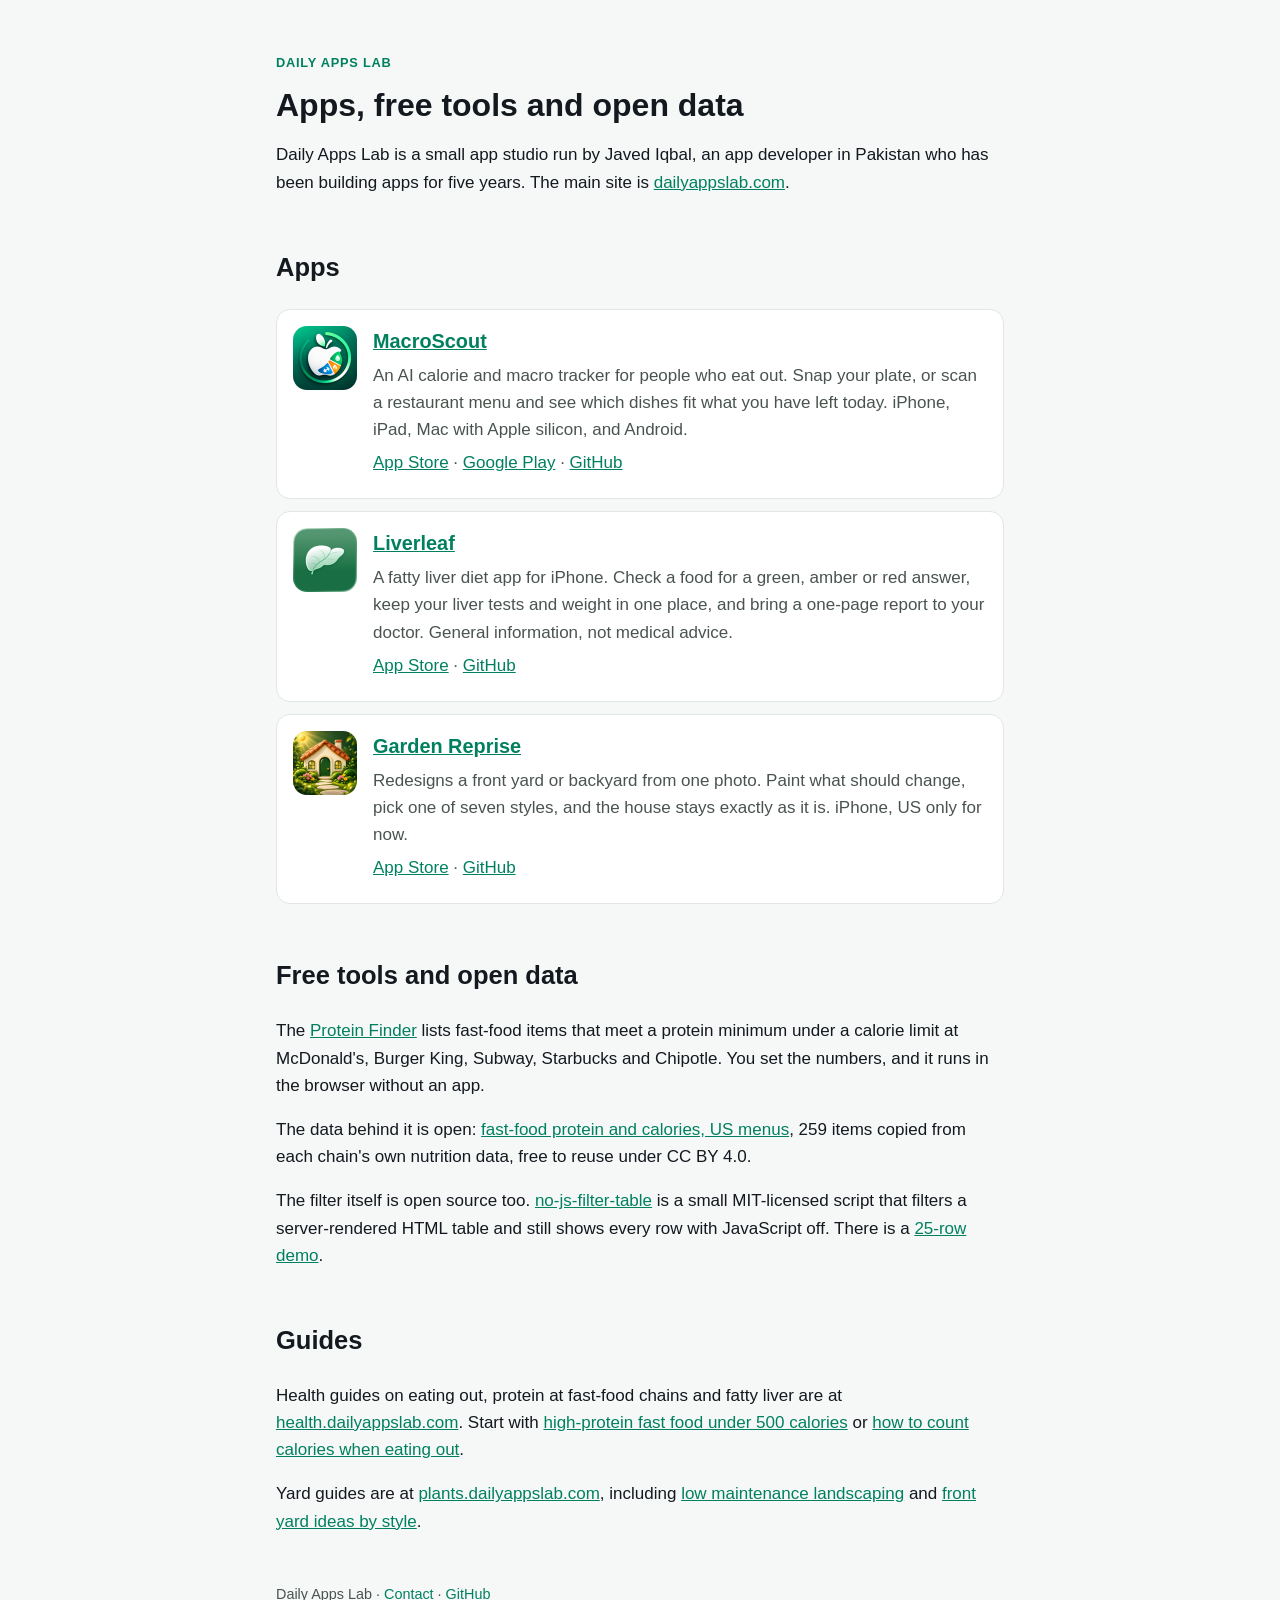
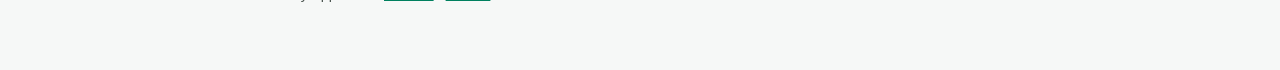
<file: index.html>
<!doctype html>
<html lang="en">
<head>
<meta charset="utf-8">
<meta name="viewport" content="width=device-width, initial-scale=1">
<title>Daily Apps Lab on GitHub: apps, free tools and open data</title>
<meta name="description" content="MacroScout, Liverleaf and Garden Reprise by Daily Apps Lab, plus a free fast-food Protein Finder and the open dataset behind it.">
<link rel="canonical" href="https://dailyappslab.github.io/">
<link rel="stylesheet" href="style.css">
<script type="application/ld+json">
{"@context":"https://schema.org","@type":"Organization","name":"Daily Apps Lab","url":"https://dailyappslab.com/","founder":{"@type":"Person","name":"Javed Iqbal","url":"https://health.dailyappslab.com/about/","sameAs":["https://github.com/javediqbal-byte"]},"sameAs":["https://github.com/dailyappslab","https://dailyappslab.github.io/"]}
</script>
</head>
<body>
<main>
<p class="k">Daily Apps Lab</p>
<h1>Apps, free tools and open data</h1>
<p>Daily Apps Lab is a small app studio run by Javed Iqbal, an app developer in Pakistan who has been building apps for five years. The main site is <a href="https://dailyappslab.com/">dailyappslab.com</a>.</p>

<h2>Apps</h2>
<div class="app"><img src="img-macroscout.png" alt="MacroScout icon"><div>
<h3><a href="https://health.dailyappslab.com/macroscout/">MacroScout</a></h3>
<p>An AI calorie and macro tracker for people who eat out. Snap your plate, or scan a restaurant menu and see which dishes fit what you have left today. iPhone, iPad, Mac with Apple silicon, and Android.</p>
<p><a href="https://apps.apple.com/app/apple-store/id6760803463?pt=128676461&amp;ct=github-readme&amp;mt=8">App Store</a> · <a href="https://play.google.com/store/apps/details?id=com.javediqbal8381.calorietracker&amp;referrer=utm_source%3Dgithub%26utm_medium%3Dreadme%26utm_campaign%3Dmacroscout">Google Play</a> · <a href="https://github.com/dailyappslab/macroscout">GitHub</a></p>
</div></div>
<div class="app"><img src="img-liverleaf.png" alt="Liverleaf icon"><div>
<h3><a href="https://health.dailyappslab.com/liver-tracker/">Liverleaf</a></h3>
<p>A fatty liver diet app for iPhone. Check a food for a green, amber or red answer, keep your liver tests and weight in one place, and bring a one-page report to your doctor. General information, not medical advice.</p>
<p><a href="https://apps.apple.com/app/apple-store/id6818028733?pt=128676461&amp;ct=github-readme&amp;mt=8">App Store</a> · <a href="https://github.com/dailyappslab/liverleaf">GitHub</a></p>
</div></div>
<div class="app"><img src="img-garden-reprise.png" alt="Garden Reprise icon"><div>
<h3><a href="https://plants.dailyappslab.com/garden-reprise/">Garden Reprise</a></h3>
<p>Redesigns a front yard or backyard from one photo. Paint what should change, pick one of seven styles, and the house stays exactly as it is. iPhone, US only for now.</p>
<p><a href="https://apps.apple.com/app/apple-store/id6828341834?pt=128676461&amp;ct=github-readme&amp;mt=8">App Store</a> · <a href="https://github.com/dailyappslab/garden-reprise">GitHub</a></p>
</div></div>

<h2>Free tools and open data</h2>
<p>The <a href="https://health.dailyappslab.com/macroscout/protein-finder/">Protein Finder</a> lists fast-food items that meet a protein minimum under a calorie limit at McDonald's, Burger King, Subway, Starbucks and Chipotle. You set the numbers, and it runs in the browser without an app.</p>
<p>The data behind it is open: <a href="data/fast-food-protein-us/">fast-food protein and calories, US menus</a>, 259 items copied from each chain's own nutrition data, free to reuse under CC BY 4.0.</p>
<p>The filter itself is open source too. <a href="no-js-filter-table/">no-js-filter-table</a> is a small MIT-licensed script that filters a server-rendered HTML table and still shows every row with JavaScript off. There is a <a href="no-js-filter-table/demo/">25-row demo</a>.</p>

<h2>Guides</h2>
<p>Health guides on eating out, protein at fast-food chains and fatty liver are at <a href="https://health.dailyappslab.com/">health.dailyappslab.com</a>. Start with <a href="https://health.dailyappslab.com/macroscout/high-protein-fast-food/">high-protein fast food under 500 calories</a> or <a href="https://health.dailyappslab.com/macroscout/how-to-count-calories-when-eating-out/">how to count calories when eating out</a>.</p>
<p>Yard guides are at <a href="https://plants.dailyappslab.com/guides/">plants.dailyappslab.com</a>, including <a href="https://plants.dailyappslab.com/guides/low-maintenance-landscaping/">low maintenance landscaping</a> and <a href="https://plants.dailyappslab.com/guides/front-yard-landscaping-ideas/">front yard ideas by style</a>.</p>

<footer>Daily Apps Lab · <a href="https://dailyappslab.com/contact/">Contact</a> · <a href="https://github.com/dailyappslab">GitHub</a></footer>
</main>
</body>
</html>
</file>
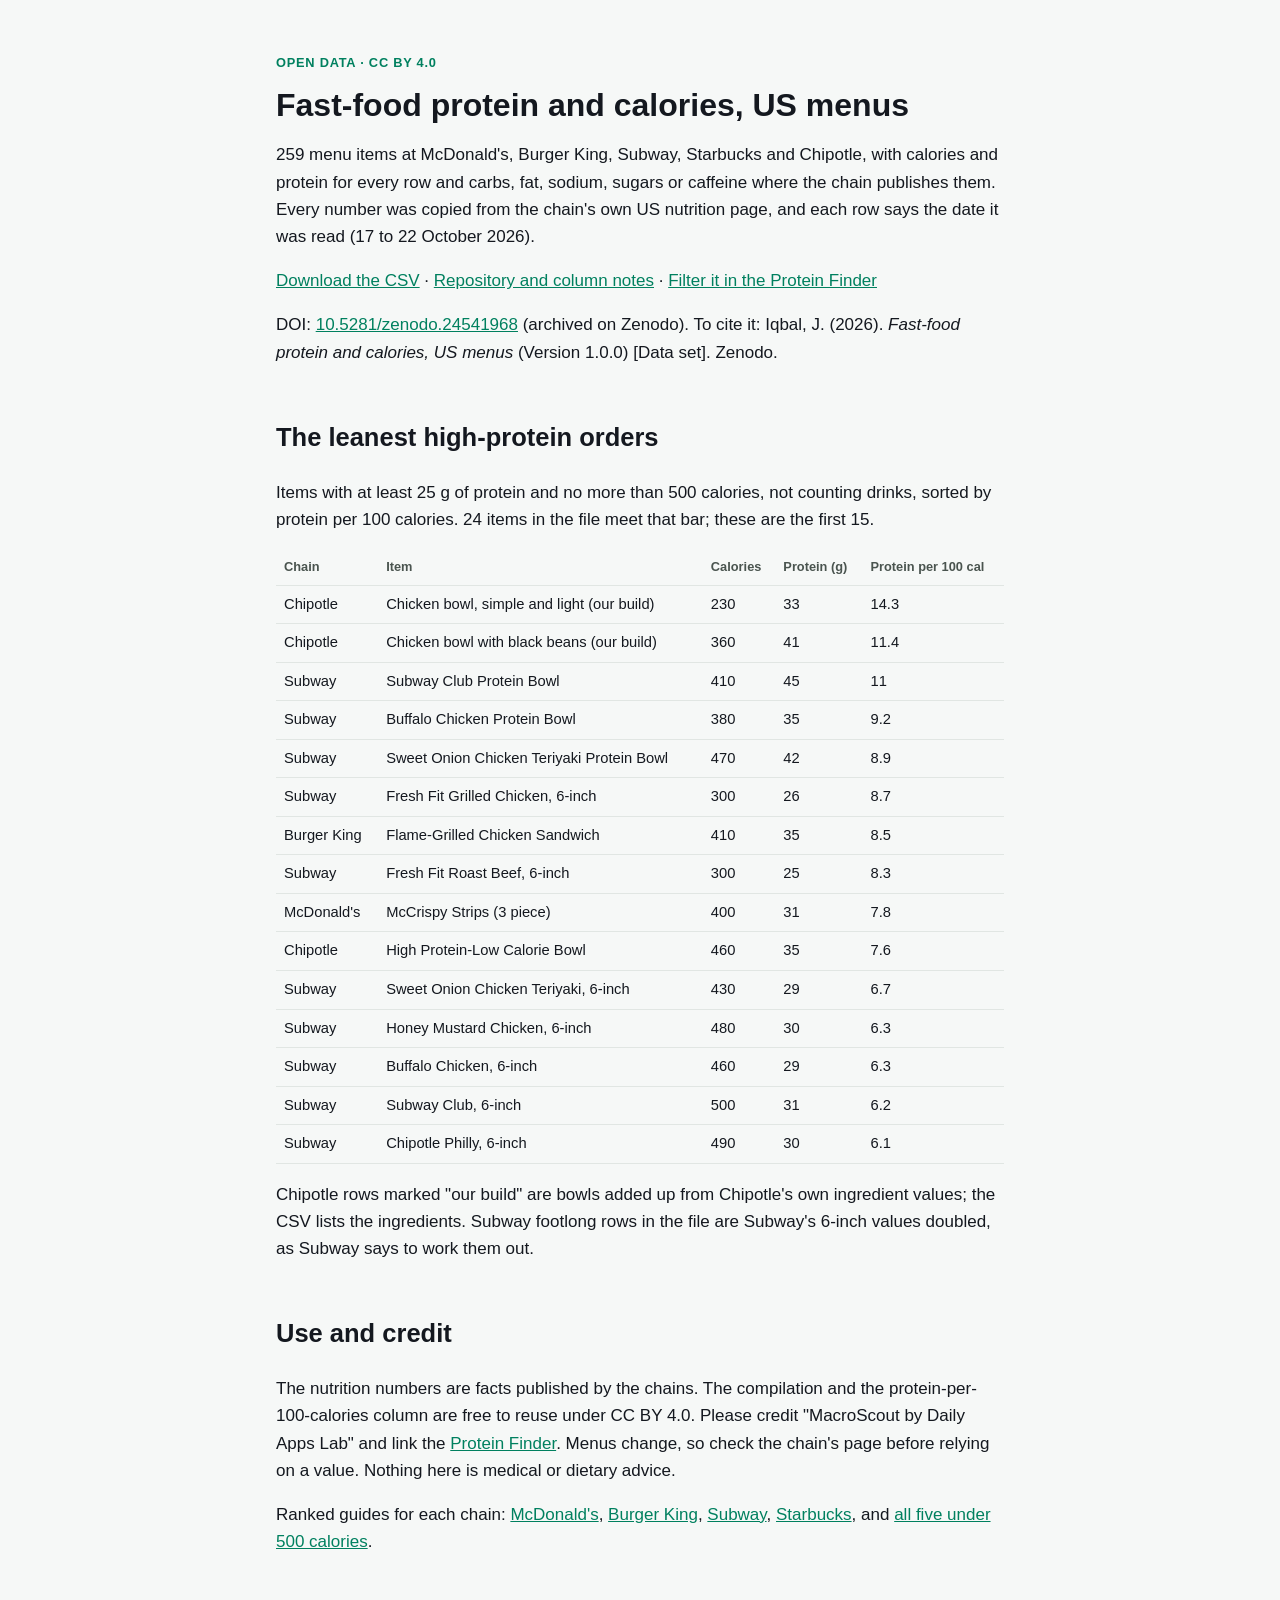
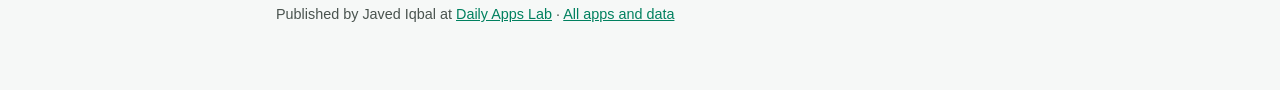
<file: data/fast-food-protein-us/index.html>
<!doctype html>
<html lang="en">
<head>
<meta charset="utf-8">
<meta name="viewport" content="width=device-width, initial-scale=1">
<title>Fast-food protein and calories, US menus (open dataset, 259 items)</title>
<meta name="description" content="Protein and calories for 259 menu items at McDonald's, Burger King, Subway, Starbucks and Chipotle, from each chain's own nutrition data. Free CSV, CC BY 4.0.">
<link rel="canonical" href="https://dailyappslab.github.io/data/fast-food-protein-us/">
<link rel="stylesheet" href="../../style.css">
<script type="application/ld+json">
{"@context":"https://schema.org","@type":"Dataset",
"name":"Fast-food protein and calories, US menus",
"description":"Protein, calories and other nutrition values for 259 menu items at McDonald's, Burger King, Subway, Starbucks and Chipotle in the US, copied from each chain's own published nutrition data, with the date each value was read and a protein-per-100-calories column.",
"url":"https://dailyappslab.github.io/data/fast-food-protein-us/",
"sameAs":["https://github.com/dailyappslab/fast-food-protein-us","https://doi.org/10.5281/zenodo.24541968","https://zenodo.org/records/24541969"],
"identifier":"https://doi.org/10.5281/zenodo.24541968",
"isBasedOn":["https://www.mcdonalds.com/us/en-us/about-our-food/nutrition-calculator.html","https://www.bk.com/nutrition-explorer","https://media.subway.com/dam/urn:aaid:aem:f20a4541-8c88-496b-940d-4aa8318cae26/original/as/us-nutrition-en.pdf","https://www.starbucks.com/menu/drinks/protein-beverages","https://www.chipotle.com/nutrition-calculator/burrito-bowl"],
"keywords":["nutrition","protein","calories","fast food","restaurant menus","McDonald's","Burger King","Subway","Starbucks","Chipotle"],
"license":"https://creativecommons.org/licenses/by/4.0/",
"isAccessibleForFree":true,
"version":"1.0.0",
"datePublished":"2026-11-18",
"temporalCoverage":"2026-10-17/2026-10-22",
"spatialCoverage":{"@type":"Place","name":"United States"},
"variableMeasured":["calories","protein_g","protein_g_per_100_kcal","carbs_g","fat_g","sodium_mg","sugars_g","caffeine_mg"],
"creator":{"@type":"Person","name":"Javed Iqbal","url":"https://health.dailyappslab.com/about/","affiliation":{"@type":"Organization","name":"Daily Apps Lab","url":"https://dailyappslab.com/"}},
"publisher":{"@type":"Organization","name":"Daily Apps Lab","url":"https://dailyappslab.com/"},
"distribution":[{"@type":"DataDownload","encodingFormat":"text/csv","contentUrl":"https://dailyappslab.github.io/data/fast-food-protein-us/fast-food-protein-us.csv"}]}
</script>
</head>
<body>
<main>
<p class="k">Open data · CC BY 4.0</p>
<h1>Fast-food protein and calories, US menus</h1>
<p>259 menu items at McDonald's, Burger King, Subway, Starbucks and Chipotle, with calories and protein for every row and carbs, fat, sodium, sugars or caffeine where the chain publishes them. Every number was copied from the chain's own US nutrition page, and each row says the date it was read (17 to 22 October 2026).</p>
<p><a href="fast-food-protein-us.csv">Download the CSV</a> · <a href="https://github.com/dailyappslab/fast-food-protein-us">Repository and column notes</a> · <a href="https://health.dailyappslab.com/macroscout/protein-finder/">Filter it in the Protein Finder</a></p>
<p>DOI: <a href="https://doi.org/10.5281/zenodo.24541968">10.5281/zenodo.24541968</a> (archived on Zenodo). To cite it: Iqbal, J. (2026). <i>Fast-food protein and calories, US menus</i> (Version 1.0.0) [Data set]. Zenodo.</p>

<h2>The leanest high-protein orders</h2>
<p>Items with at least 25 g of protein and no more than 500 calories, not counting drinks, sorted by protein per 100 calories. 24 items in the file meet that bar; these are the first 15.</p>
<div class="wrap"><table>
<thead><tr><th>Chain</th><th>Item</th><th>Calories</th><th>Protein (g)</th><th>Protein per 100 cal</th></tr></thead>
<tbody>
<tr><td>Chipotle</td><td>Chicken bowl, simple and light (our build)</td><td>230</td><td>33</td><td>14.3</td></tr>
<tr><td>Chipotle</td><td>Chicken bowl with black beans (our build)</td><td>360</td><td>41</td><td>11.4</td></tr>
<tr><td>Subway</td><td>Subway Club Protein Bowl</td><td>410</td><td>45</td><td>11</td></tr>
<tr><td>Subway</td><td>Buffalo Chicken Protein Bowl</td><td>380</td><td>35</td><td>9.2</td></tr>
<tr><td>Subway</td><td>Sweet Onion Chicken Teriyaki Protein Bowl</td><td>470</td><td>42</td><td>8.9</td></tr>
<tr><td>Subway</td><td>Fresh Fit Grilled Chicken, 6-inch</td><td>300</td><td>26</td><td>8.7</td></tr>
<tr><td>Burger King</td><td>Flame-Grilled Chicken Sandwich</td><td>410</td><td>35</td><td>8.5</td></tr>
<tr><td>Subway</td><td>Fresh Fit Roast Beef, 6-inch</td><td>300</td><td>25</td><td>8.3</td></tr>
<tr><td>McDonald&#x27;s</td><td>McCrispy Strips (3 piece)</td><td>400</td><td>31</td><td>7.8</td></tr>
<tr><td>Chipotle</td><td>High Protein-Low Calorie Bowl</td><td>460</td><td>35</td><td>7.6</td></tr>
<tr><td>Subway</td><td>Sweet Onion Chicken Teriyaki, 6-inch</td><td>430</td><td>29</td><td>6.7</td></tr>
<tr><td>Subway</td><td>Honey Mustard Chicken, 6-inch</td><td>480</td><td>30</td><td>6.3</td></tr>
<tr><td>Subway</td><td>Buffalo Chicken, 6-inch</td><td>460</td><td>29</td><td>6.3</td></tr>
<tr><td>Subway</td><td>Subway Club, 6-inch</td><td>500</td><td>31</td><td>6.2</td></tr>
<tr><td>Subway</td><td>Chipotle Philly, 6-inch</td><td>490</td><td>30</td><td>6.1</td></tr>
</tbody></table></div>
<p>Chipotle rows marked "our build" are bowls added up from Chipotle's own ingredient values; the CSV lists the ingredients. Subway footlong rows in the file are Subway's 6-inch values doubled, as Subway says to work them out.</p>

<h2>Use and credit</h2>
<p>The nutrition numbers are facts published by the chains. The compilation and the protein-per-100-calories column are free to reuse under CC BY 4.0. Please credit "MacroScout by Daily Apps Lab" and link the <a href="https://health.dailyappslab.com/macroscout/protein-finder/">Protein Finder</a>. Menus change, so check the chain's page before relying on a value. Nothing here is medical or dietary advice.</p>
<p>Ranked guides for each chain: <a href="https://health.dailyappslab.com/macroscout/mcdonalds-high-protein/">McDonald's</a>, <a href="https://health.dailyappslab.com/macroscout/burger-king-high-protein/">Burger King</a>, <a href="https://health.dailyappslab.com/macroscout/subway-high-protein/">Subway</a>, <a href="https://health.dailyappslab.com/macroscout/starbucks-protein-drinks/">Starbucks</a>, and <a href="https://health.dailyappslab.com/macroscout/high-protein-fast-food/">all five under 500 calories</a>.</p>

<footer>Published by Javed Iqbal at <a href="https://dailyappslab.com/">Daily Apps Lab</a> · <a href="../../">All apps and data</a></footer>
</main>
</body>
</html>
</file>
<file: style.css>
:root{--ink:#14181f;--sub:#4a544f;--acc:#00805f;--bg:#f6f8f7;--card:#fff;--line:#e1e6e3}
@media (prefers-color-scheme:dark){:root{--ink:#e9eeeb;--sub:#a9b4ae;--acc:#3fd0a3;--bg:#121614;--card:#1a201d;--line:#2a322e}}
*{box-sizing:border-box}body{margin:0;background:var(--bg);color:var(--ink);font:17px/1.6 -apple-system,BlinkMacSystemFont,"Segoe UI",Roboto,sans-serif}
main{max-width:760px;margin:0 auto;padding:40px 16px 64px}a{color:var(--acc)}h1{font-size:2rem;line-height:1.2;margin:.2em 0 .4em}h2{margin-top:2em}
.k{font-size:.8rem;font-weight:700;letter-spacing:.06em;text-transform:uppercase;color:var(--acc)}
.app{display:flex;gap:16px;align-items:flex-start;background:var(--card);border:1px solid var(--line);border-radius:14px;padding:16px;margin:12px 0}
.app img{width:64px;height:64px;border-radius:14px;flex:none}.app h3{margin:0 0 4px}.app p{margin:0 0 6px;color:var(--sub)}
table{width:100%;border-collapse:collapse;font-size:.92rem}th,td{text-align:left;padding:7px 8px;border-bottom:1px solid var(--line)}th{font-size:.8rem;color:var(--sub)}
.wrap{overflow-x:auto}footer{margin-top:48px;color:var(--sub);font-size:.9rem}
</file>
